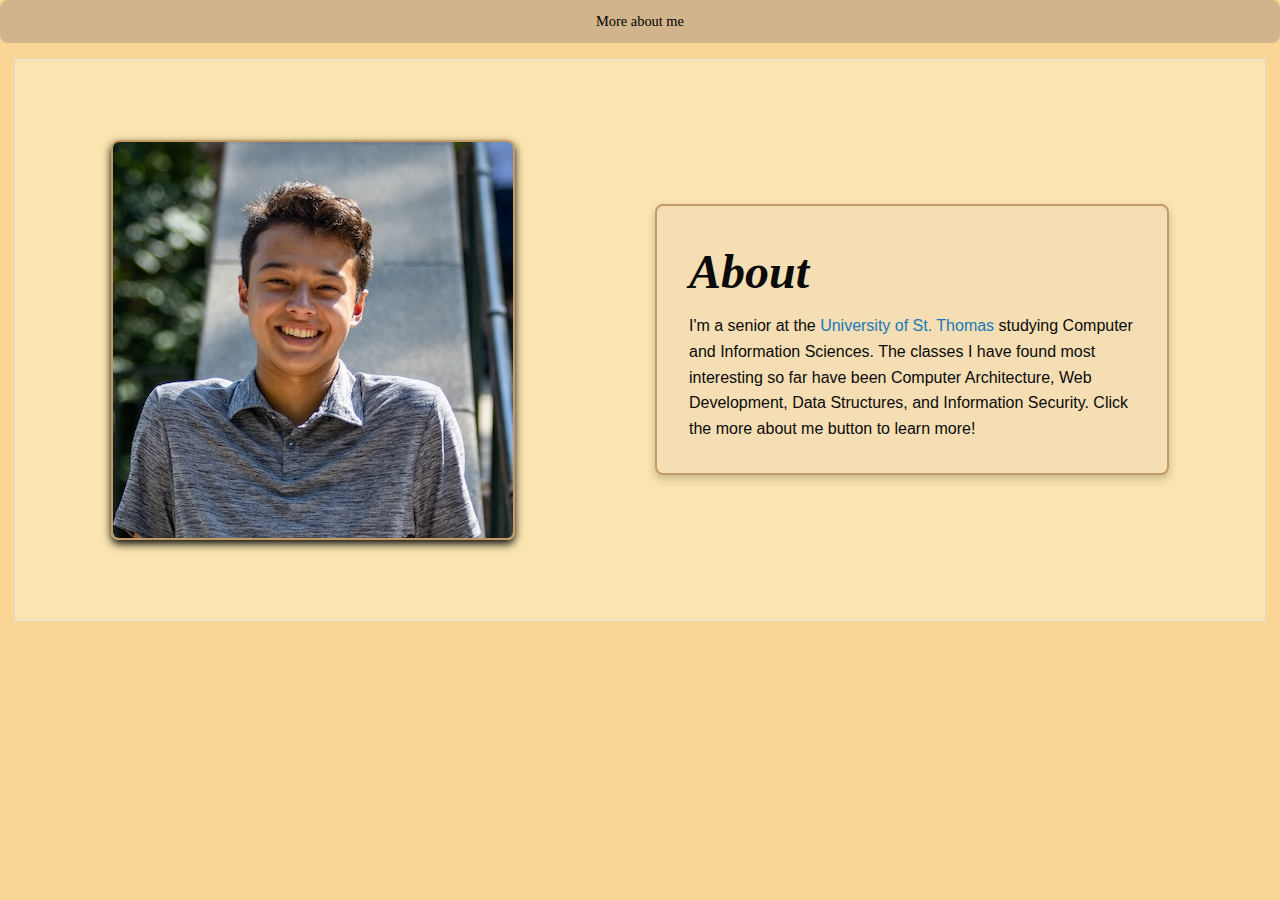
<file: index.html>
<!DOCTYPE html>
<html>
    <head>
	    <meta charset="utf-8">
	    <meta name="viewport" content="width=device-width, initial-scale=1.0">
	    <title>Dylan Goff: Home</title>
        <link rel="stylesheet" href="foundation.css">
        <link rel="stylesheet" href="style.css">
       
    </head>
    <body>
        <div class="off-canvas-wrapper">
            <div class="off-canvas position-left" id="offCanvas" data-off-canvas>
                <button class="close-button" aria-label="Close menu" type="button" data-close>
                    <span aria-hidden="true">&times;</span>
                </button>

                <ul class="vertical menu align-center">
                    <li><a href="projects.html" target="_self">Projects</a></li>
                    <li><a href="resume.html" target="_self">Resume</a></li>
                    <li><a href="fun.html" target="_self">Fun Stuff</a></li>
                </ul>
            </div>
            <div class="grid-x grid-padding-x align-middle align-center"> 
                <button type="button" id="menu-button" class="small-4 large-auto button" data-toggle="offCanvas">More about me</button>    
            </div>

            <div class="off-canvas-content" data-off-canvas-content>
                <div class="grid-container">
                    <div class="card box1" style="padding: 5rem;">
                        <div class="grid-x grid-padding-x align-middle align-center"> 
                            <div class="cell small-12 large-6">
                                <img src="headshot.jpeg" alt="Dylan" id="dylanheadshot"/>
                            </div>
                            <div class="cell small-12 large-6">
                                <div class="card margin-top-3 small-only box2 "style="padding: 2rem;">
                                    <h1>About</h1>
                                    <p>I'm a senior at the <a href="https://www.stthomas.edu" target="_blank">University of St. Thomas</a> studying Computer and Information Sciences. 
                                    The classes I have found most interesting so far have been Computer Architecture, 
                                    Web Development, Data Structures, and Information Security. Click the more about me button to learn more!</p>
                                </div>
                            </div>
                        </div>
                    </div>
                </div>

            </div>
        </div>
        <!-- include before closing <body> tag -->
        <script src="jquery.js"></script>
        <script src="what-input.js"></script>
        <script src="foundation.js"></script>
        <script type="application/javascript">
            $(document).foundation();
        </script>
        </body>
    </html>
</file>
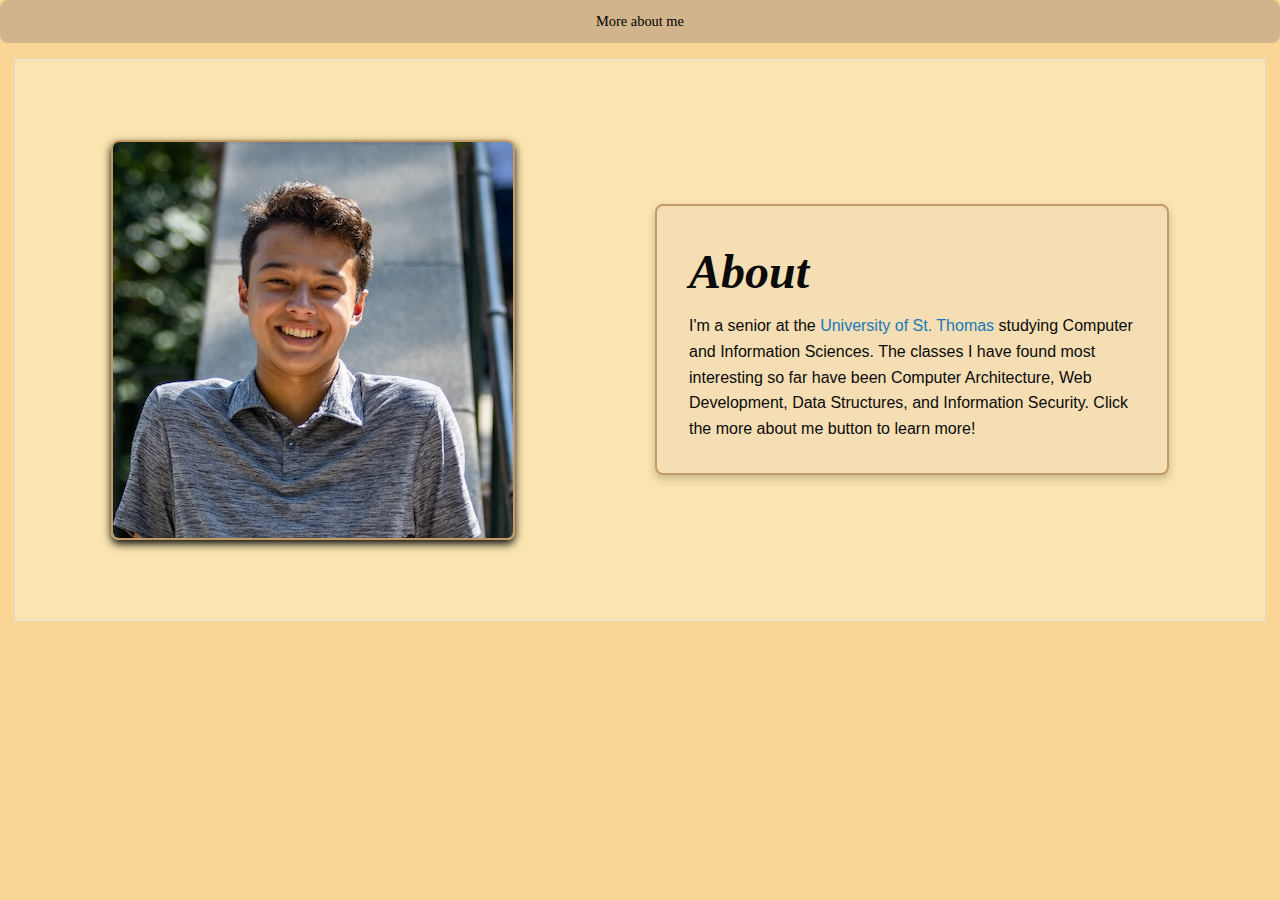
<file: html/index.html>
<!DOCTYPE html>
<html>
    <head>
	    <meta charset="utf-8">
	    <meta name="viewport" content="width=device-width, initial-scale=1.0">
	    <title>Dylan Goff: Home</title>
        <link rel="stylesheet" href="../css/foundation.css">
        <link rel="stylesheet" href="../css/style.css">
       
    </head>
    <body>
        <div class="off-canvas-wrapper">
            <div class="off-canvas position-left" id="offCanvas" data-off-canvas>
                <button class="close-button" aria-label="Close menu" type="button" data-close>
                    <span aria-hidden="true">&times;</span>
                </button>

                <ul class="vertical menu align-center">
                    <li><a href="projects.html" target="_self">Projects</a></li>
                    <li><a href="resume.html" target="_self">Resume</a></li>
                    <li><a href="fun.html" target="_self">Fun Stuff</a></li>
                </ul>
            </div>
            <div class="grid-x grid-padding-x align-middle align-center"> 
                <button type="button" id="menu-button" class="small-4 large-auto button" data-toggle="offCanvas">More about me</button>    
            </div>

            <div class="off-canvas-content" data-off-canvas-content>
                <div class="grid-container">
                    <div class="card box1" style="padding: 5rem;">
                        <div class="grid-x grid-padding-x align-middle align-center"> 
                            <div class="cell small-12 large-6">
                                <img src="../jpeg/headshot.jpeg" alt="Dylan" id="dylanheadshot"/>
                            </div>
                            <div class="cell small-12 large-6">
                                <div class="card margin-top-3 small-only box2 "style="padding: 2rem;">
                                    <h1>About</h1>
                                    <p>I'm a senior at the <a href="https://www.stthomas.edu" target="_blank">University of St. Thomas</a> studying Computer and Information Sciences. 
                                    The classes I have found most interesting so far have been Computer Architecture, 
                                    Web Development, Data Structures, and Information Security. Click the more about me button to learn more!</p>
                                </div>
                            </div>
                        </div>
                    </div>
                </div>

            </div>
        </div>
        <!-- include before closing <body> tag -->
        <script src="../js/vendor/jquery.js"></script>
        <script src="../js/vendor/what-input.js"></script>
        <script src="../js/vendor/foundation.js"></script>
        <script type="application/javascript">
            $(document).foundation();
        </script>
        </body>
    </html>
</file>
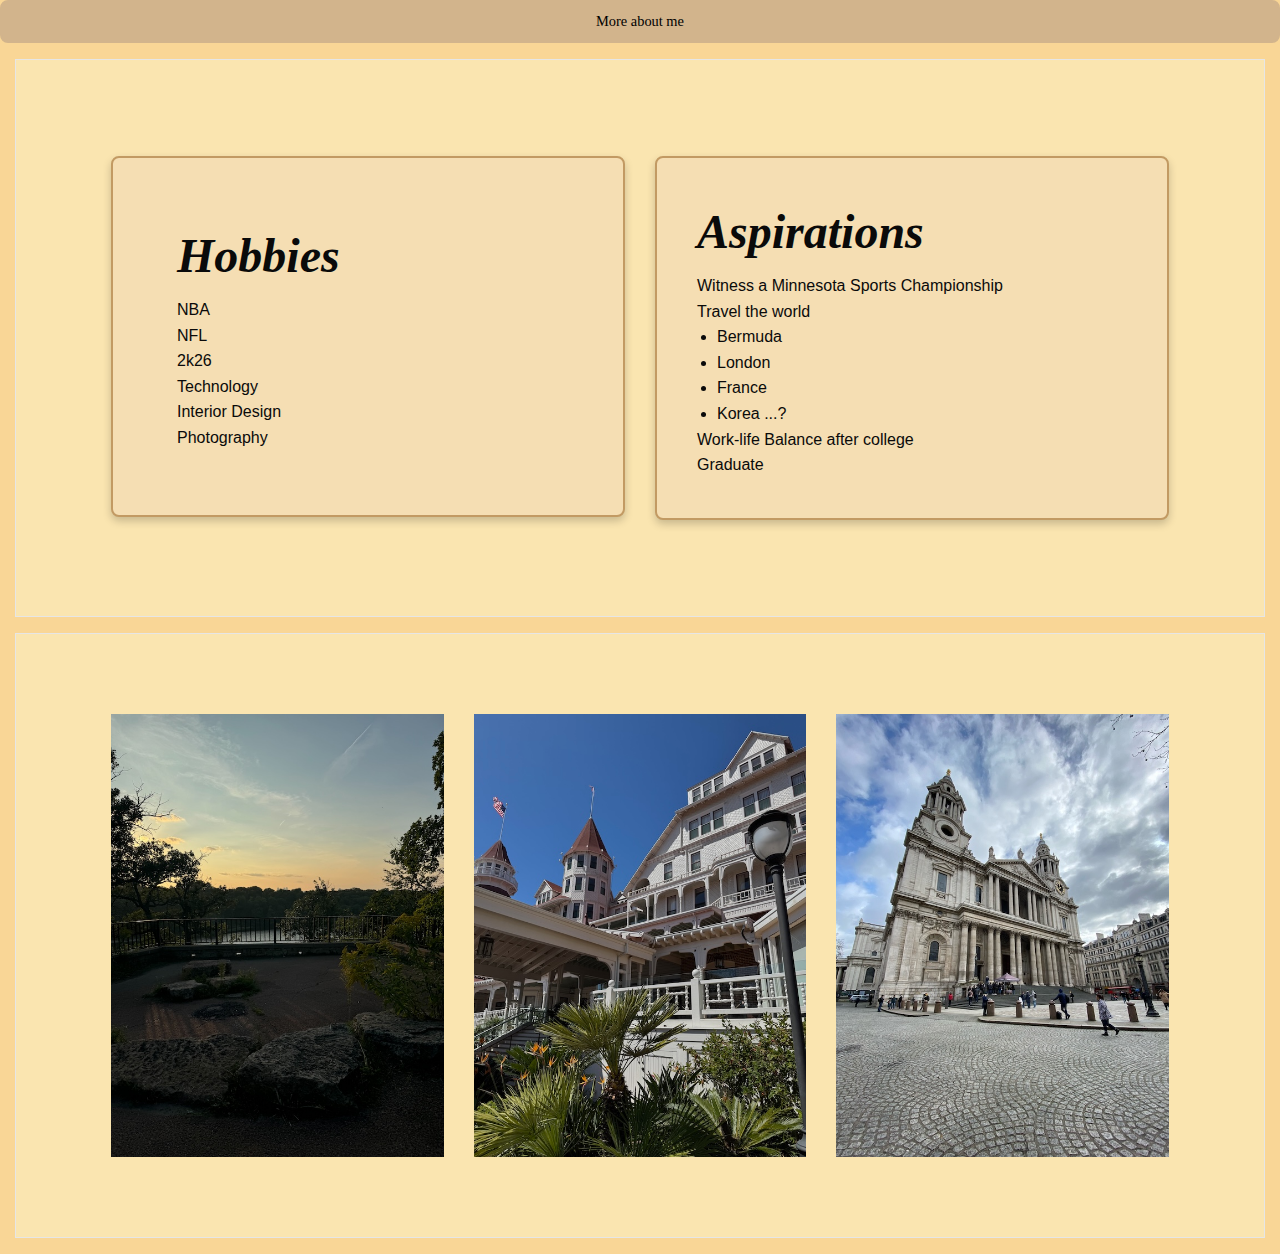
<file: fun.html>
<!DOCTYPE html>
<html>
    <head>
	    <meta charset="utf-8">
	    <meta name="viewport" content="width=device-width, initial-scale=1.0">
	    <title>Dylan Goff: Fun Stuff</title>
	<link rel="stylesheet" href="foundation.css">
    <link rel="stylesheet" href="style.css">    
    </head>
<body>
    <div class="off-canvas-wrapper">
        <div class="off-canvas position-left" id="offCanvas" data-off-canvas>
            <button class="close-button" aria-label="Close menu" type="button" data-close>
                <span aria-hidden="true">&times;</span>
            </button>

            <ul class="vertical menu align-center">
                <li><a href="index.html" target="_self">Home</a></li>
                <li><a href="projects.html" target="_self">Projects</a></li>
                <li><a href="resume.html" target="_self">Resume</a></li>
            </ul>
        </div>
        <div class="grid-x grid-padding-x align-middle align-center"> 
            <button type="button" id="menu-button" class="small-4 large-auto button" data-toggle="offCanvas">More about me</button>    
        </div>

        <div class="off-canvas-content"data-off-canvas-content>
            <div class="grid-container">
                <div class="card box1" style="padding:5rem;">
                    <div class="grid-x grid-padding-x">                    
                        <div class="cell small-12 large-6">
                            <div class="card box2" style="padding:4rem;">                          
                                    <h1>Hobbies</h1>
                                    <ul style="list-style-type:none;padding:0;margin:0">
                                        <li>NBA</li>
                                        <li>NFL</li>
                                        <li>2k26</li>
                                        <li>Technology</li>
                                        <li>Interior Design</li>
                                        <li>Photography</li>
                                    </ul>
                                </div>      
                            </div>
                            <div class="cell small-12 large-6">
                            <div class="card box2" style="padding:2.5rem;">
                                <h1>Aspirations</h1>
                                <ul style="list-style-type:none;padding:0;margin:0">
                                    <li>Witness a Minnesota Sports Championship</li>
                                    <li>Travel the world
                                        <ul>
                                            <li>Bermuda</li>
                                            <li>London</li>
                                            <li>France</li>
                                            <li>Korea ...?</li>
                                        </ul>
                                    </li>
                                        <li>Work-life Balance after college</li>
                                    <li>Graduate</li>
                                </ul>
                            </div>
                            </div>                          
                        </div>
                    </div>
                </div>
            </div>
            <div class="grid-container">
                <div class="card box1" style="padding:5rem;">
                    <div class="grid-x grid-padding-x">
                        <div class="cell small-12 large-4">
                            <img src="outside.jpg" alt = "Mississippi">
                        </div>
                        <div class="cell small-12 large-4">
                            <img src="sd.jpg" alt="San Diego Hotel">
                        </div>
                        <div class="cell small-12 large-4">
                            <img src="st-paul.jpeg" alt="St. Paul Cathedral">
                        </div>
                    </div>
                </div>
            </div>
        </div>
    <!-- include before closing <body> tag -->
    <script src="jquery.js"></script>
    <script src="what-input.js"></script>
    <script src="foundation.js"></script>
    <script type="application/javascript">
        $(document).foundation();
    </script>
</body>
</html>
</file>
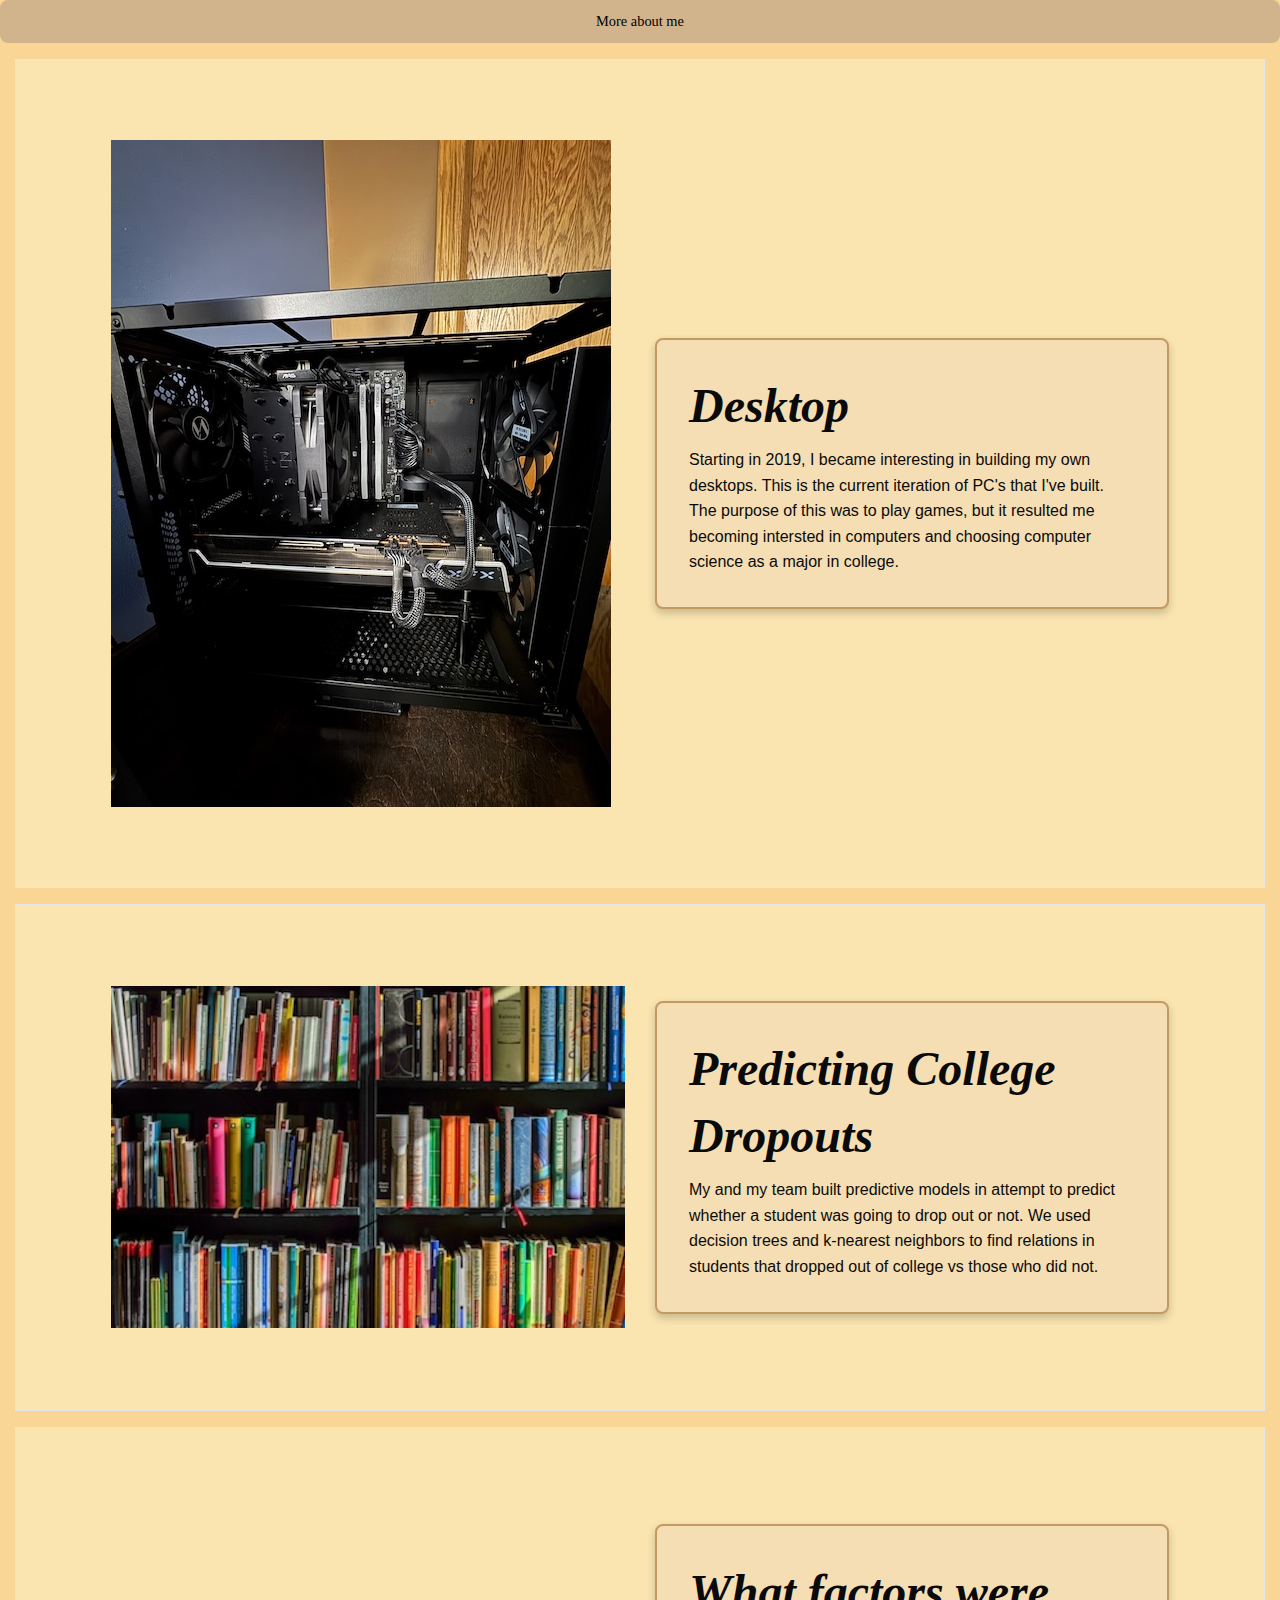
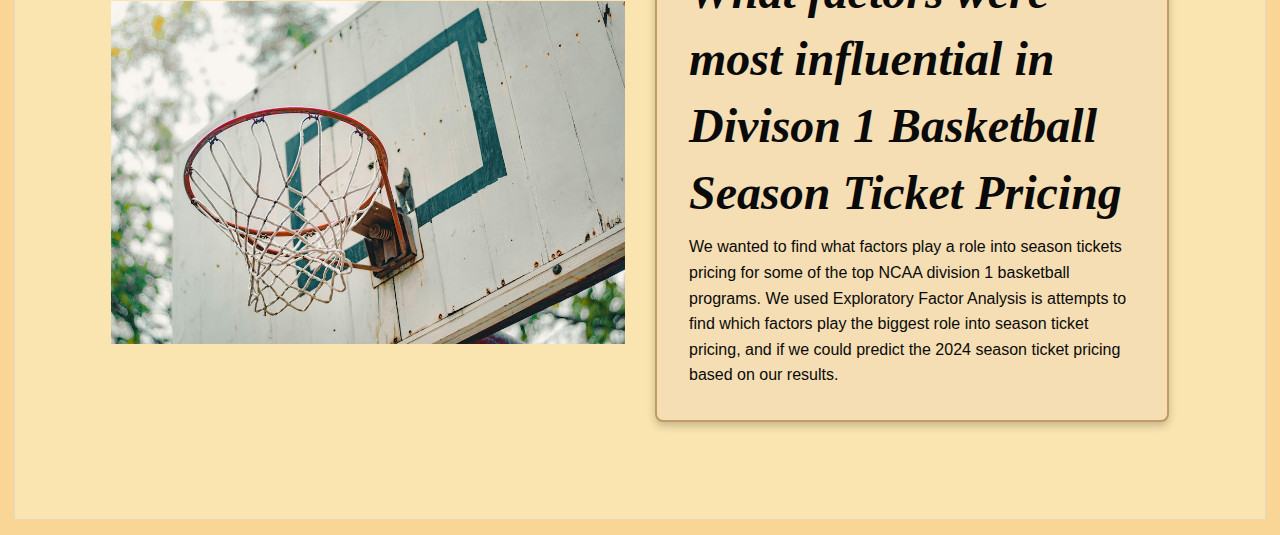
<file: projects.html>
<!DOCTYPE html>
<html>
    <head>
	    <meta charset="utf-8">
	    <meta name="viewport" content="width=device-width, initial-scale=1.0">
	    <title>Dylan Goff: Projects</title>
	    <link rel="stylesheet" href="foundation.css">
        <link rel="stylesheet" href="style.css">    
    </head>   
    <body>
        <div class="off-canvas-wrapper">
            <div class="off-canvas position-left" id="offCanvas" data-off-canvas>
                <button class="close-button" aria-label="Close menu" type="button" data-close>
                    <span aria-hidden="true">&times;</span>
                </button>

                <ul class="vertical menu align-center">
                    <li><a href="index.html" target="_self">Home</a></li>
                    <li><a href="resume.html" target="_self">Resume</a></li>
                    <li><a href="fun.html" target="_self">Fun Stuff</a></li>
                </ul>
            </div>
            <div class="grid-x grid-padding-x align-middle align-center"> 
                <button type="button" id="menu-button" class="small-4 large-auto button" data-toggle="offCanvas">More about me</button>    
            </div>


            <div class="off-canvas-content" data-off-canvas-content>
                <div class="grid-container">
                    <div class="card box1" style="padding:5rem;">
                        <div class="grid-x grid-padding-x align-middle align-center">                       
                            <div class="cell small-12 large-6">   
                                <img src="computer.jpg"alt="computer">  
                            </div>                           
                            <div class="cell small-12 large-6">
                                    <div class="card box2" style="padding:2rem;">
                                        <h1>Desktop</h1>
                                        <p>Starting in 2019, I became interesting in building my own desktops. This is the current iteration of PC's that I've built. 
                                        The purpose of this was to play games, but it resulted me becoming intersted in computers and choosing computer science as 
                                        a major in college.</p> 
                                    </div>
                                </div>
                            </div>
                        </div>
                    </div>
                </div>
                <div class="grid-container">
                    <div class="card box1" style="padding:5rem;">
                        <div class="grid-x grid-padding-x align-middle align-center">
                            <div class="cell small-12 large-6">
                                <img src="library.jpg" alt="library">
                            </div>
                            <div class="cell small-12 large-6">
                                <div class="card box2" style="padding:2rem;">
                                    <h1>Predicting College Dropouts</h1>
                                    <p>My and my team built predictive models in attempt to predict whether a student was going to drop out or not. 
                                     We used decision trees and k-nearest neighbors to find relations in students that dropped out of college vs those who did not.</p>
                                </div>
                            </div>
                        </div>
                    </div>
                </div>
                <div class="grid-container">
                    <div class="card box1" style="padding:5rem;">
                        <div class="grid-x grid-padding-x align-middle align-center">
                            <div class="cell small-12 large-6">
                                <img src="basketball.jpg" alt="season ticket pricing">
                            </div>
                            <div class="cell small-12 large-6">
                                <div class="card box2" style="padding:2rem;">
                                    <h1>What factors were most influential in Divison 1 Basketball Season Ticket Pricing</h1>
                                    <p>We wanted to find what factors play a role into season tickets pricing for some of the top NCAA division 1 basketball programs. 
                                    We used Exploratory Factor Analysis is attempts to find which factors play the biggest role into season ticket pricing, 
                                    and if we could predict the 2024 season ticket pricing based on our results.</p>
                                </div>
                            </div>
                        </div>
                    </div>
                </div>
            </div>

            
    
            </div>
        </div>
        
    <!-- include before closing <body> tag -->
    <script src="jquery.js"></script>
    <script src="what-input.js"></script>
    <script src="foundation.js"></script>
    <script type="application/javascript">
        $(document).foundation();
    </script>
</body>
</html>
</file>
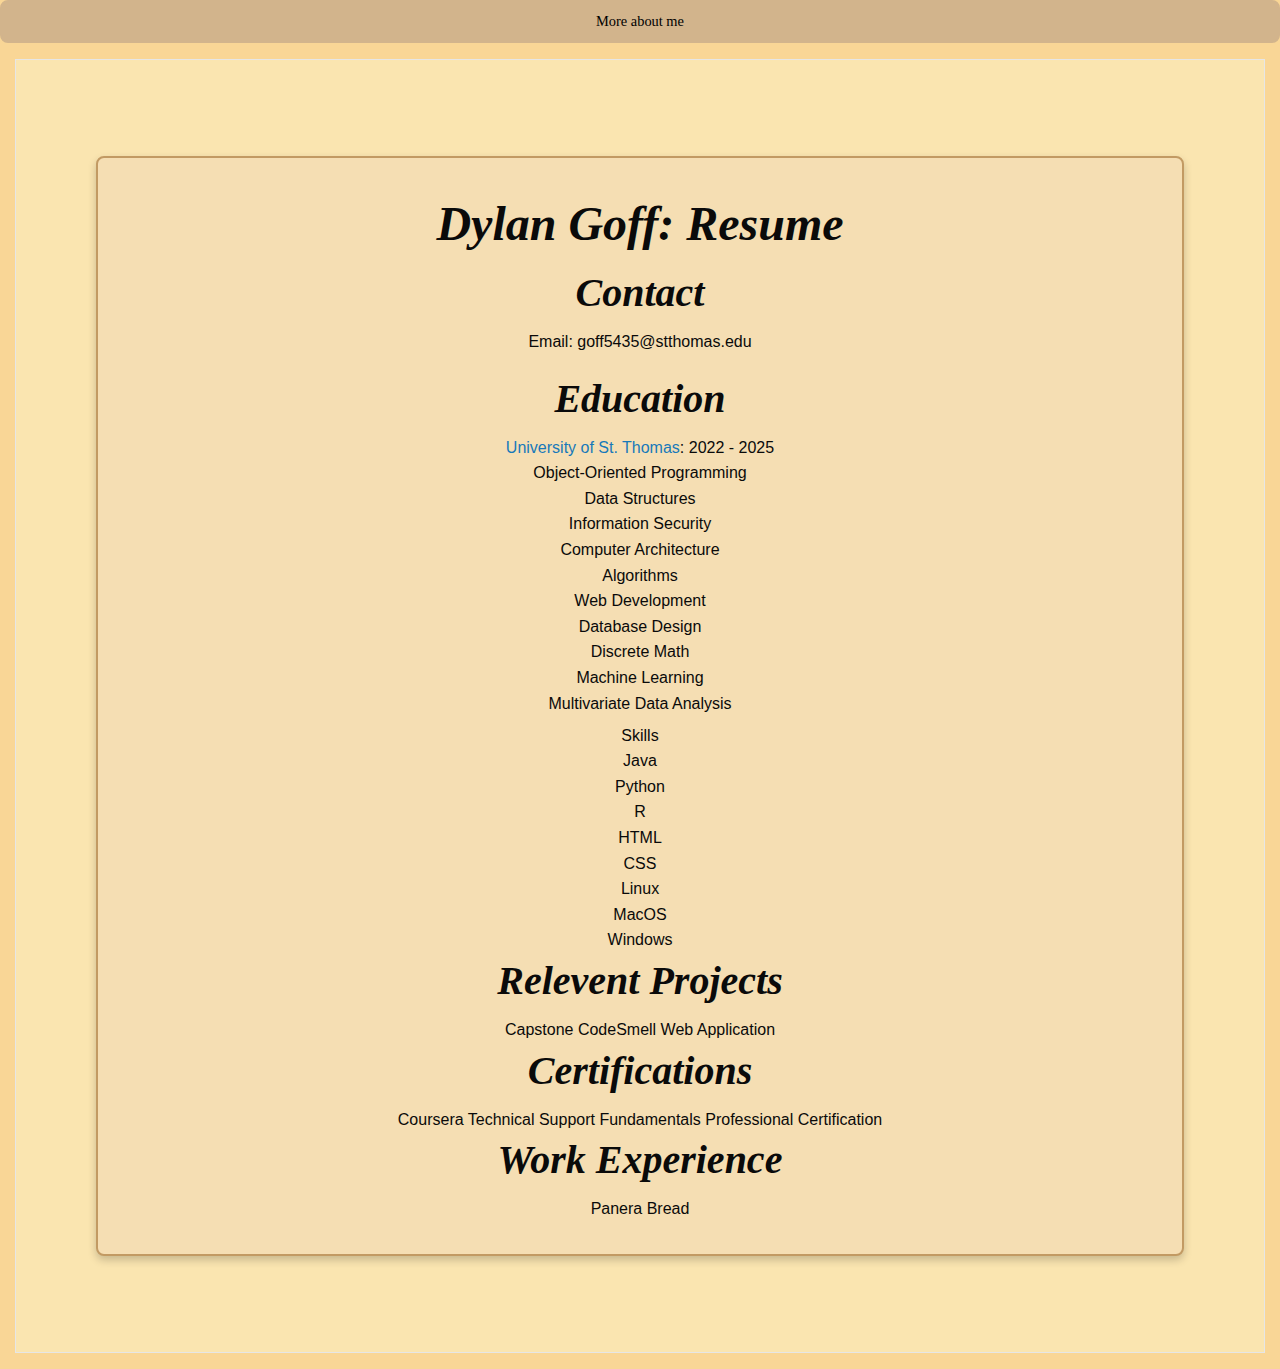
<file: resume.html>
<!DOCTYPE html>
<html>
    <head>
	    <meta charset="utf-8">
	    <meta name="viewport" content="width=device-width, initial-scale=1.0">
	    <title>Dylan Goff: Resume</title>
	<link rel="stylesheet" href="foundation.css">
    <link rel="stylesheet" href="style.css">    
    </head>
<body>
    <div class="off-canvas-wrapper">
        <div class="off-canvas position-left" id="offCanvas" data-off-canvas>
            <button class="close-button" aria-label="Close menu" type="button" data-close>
                <span aria-hidden="true">&times;</span>
            </button>

            <ul class="vertical menu align-center">
                <li><a href="index.html" target="_self">Home</a></li>
                <li><a href="projects.html" target="_self">Projects</a></li>
                <li><a href="fun.html" target="_self">Fun Stuff</a></li>
            </ul>
        </div>
        <div class="grid-x grid-padding-x align-middle align-center"> 
            <button type="button" id="menu-button" class="small-4 large-auto button" data-toggle="offCanvas">More about me</button>    
        </div>
        
        <div class="off-canvas-content" data-off-canvas-content>
            <div class="grid-container">
                <div class="card box1" style="padding:5rem; text-align: center;">
                    <div class="grid-x grid-padding-x align-center align-middle">
                        <div class="card box2" style="padding:2rem; text-align: center">
                            <div class="small-12 large-12">
                                <h1>Dylan Goff: Resume</h1>
                                <h2>Contact</h2>
                                <p>Email: goff5435@stthomas.edu</p>
                                <h2>Education</h2>
                                <ul style="list-style-type:none;padding:0;margin:0;">
                                    <li><a href="https://www.stthomas.edu/" target="_blank">University of St. Thomas</a>: 2022 - 2025</li>
                                    <li>Object-Oriented Programming</li>
                                    <li>Data Structures</li>
                                    <li>Information Security</li>
                                    <li>Computer Architecture</li>
                                    <li>Algorithms</li>
                                    <li>Web Development</li>
                                    <li>Database Design</li>
                                    <li>Discrete Math</li>
                                    <li>Machine Learning</li>
                                    <li>Multivariate Data Analysis</li>
                                    </ul>
                                <h2></h2>Skills</h2>
                                <ul style="list-style-type:none;padding:0;margin:0;">
                                    <li>Java</li>
                                    <li>Python</li>
                                    <li>R</li>
                                    <li>HTML</li>
                                    <li>CSS</li>
                                    <li>Linux</li>
                                    <li>MacOS</li>
                                    <li>Windows</li>
                                </ul>
                                <h2>Relevent Projects</h2>
                                <ul style="list-style-type:none;padding:0;margin:0;">
                                    <li>Capstone CodeSmell Web Application</li>
                                </ul>
                                <h2>Certifications</h2>
                                <ul style="list-style-type:none;padding:0;margin:0;">
                                    <li>Coursera Technical Support Fundamentals Professional Certification</li>
                                </ul>
                                <h2>Work Experience</h2>
                                <ul style="list-style-type:none;padding:0;margin:0;">
                                    <li>Panera Bread</li>
                                </ul>
                            </div>
                        </div>
                    </div>
                </div>
            </div>
        </div>

    </div>
    <!-- include before closing <body> tag -->
    <script src="jquery.js"></script>
    <script src="what-input.js"></script>
    <script src="foundation.js"></script>
    <script type="application/javascript">
        $(document).foundation();
    </script>
</body>
</html>
</file>
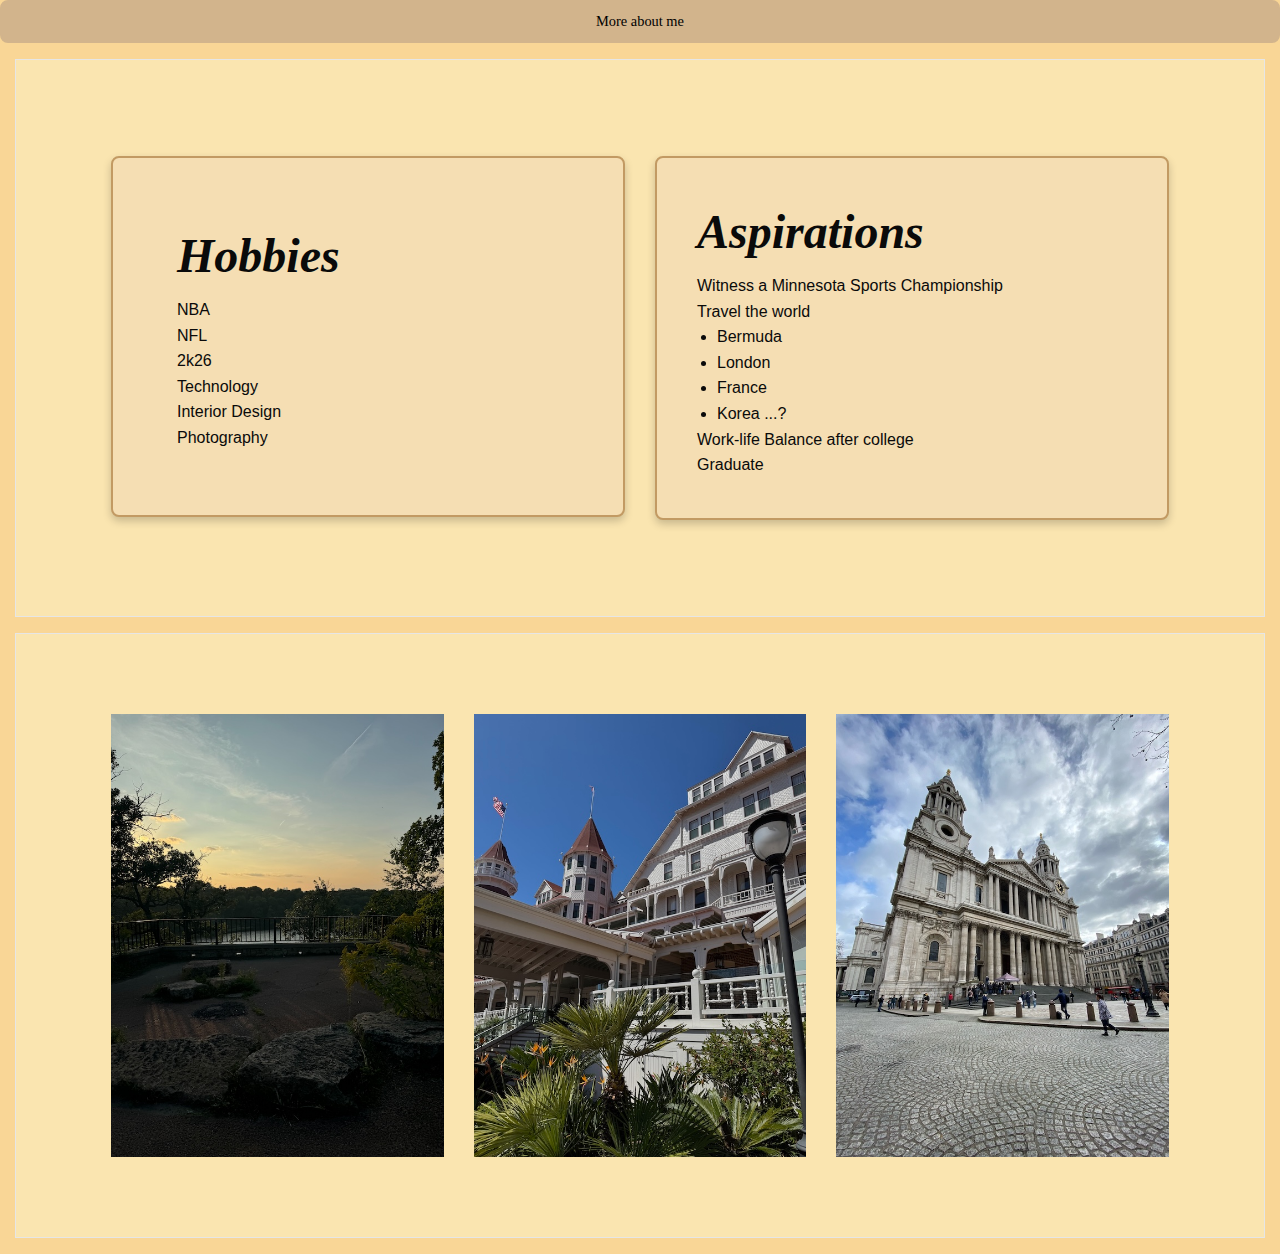
<file: html/fun.html>
<!DOCTYPE html>
<html>
    <head>
	    <meta charset="utf-8">
	    <meta name="viewport" content="width=device-width, initial-scale=1.0">
	    <title>Dylan Goff: Fun Stuff</title>
	<link rel="stylesheet" href="../css/foundation.css">
    <link rel="stylesheet" href="../css/style.css">    
    </head>
<body>
    <div class="off-canvas-wrapper">
        <div class="off-canvas position-left" id="offCanvas" data-off-canvas>
            <button class="close-button" aria-label="Close menu" type="button" data-close>
                <span aria-hidden="true">&times;</span>
            </button>

            <ul class="vertical menu align-center">
                <li><a href="index.html" target="_self">Home</a></li>
                <li><a href="projects.html" target="_self">Projects</a></li>
                <li><a href="resume.html" target="_self">Resume</a></li>
            </ul>
        </div>
        <div class="grid-x grid-padding-x align-middle align-center"> 
            <button type="button" id="menu-button" class="small-4 large-auto button" data-toggle="offCanvas">More about me</button>    
        </div>

        <div class="off-canvas-content"data-off-canvas-content>
            <div class="grid-container">
                <div class="card box1" style="padding:5rem;">
                    <div class="grid-x grid-padding-x">                    
                        <div class="cell small-12 large-6">
                            <div class="card box2" style="padding:4rem;">                          
                                    <h1>Hobbies</h1>
                                    <ul style="list-style-type:none;padding:0;margin:0">
                                        <li>NBA</li>
                                        <li>NFL</li>
                                        <li>2k26</li>
                                        <li>Technology</li>
                                        <li>Interior Design</li>
                                        <li>Photography</li>
                                    </ul>
                                </div>      
                            </div>
                            <div class="cell small-12 large-6">
                            <div class="card box2" style="padding:2.5rem;">
                                <h1>Aspirations</h1>
                                <ul style="list-style-type:none;padding:0;margin:0">
                                    <li>Witness a Minnesota Sports Championship</li>
                                    <li>Travel the world
                                        <ul>
                                            <li>Bermuda</li>
                                            <li>London</li>
                                            <li>France</li>
                                            <li>Korea ...?</li>
                                        </ul>
                                    </li>
                                        <li>Work-life Balance after college</li>
                                    <li>Graduate</li>
                                </ul>
                            </div>
                            </div>                          
                        </div>
                    </div>
                </div>
            </div>
            <div class="grid-container">
                <div class="card box1" style="padding:5rem;">
                    <div class="grid-x grid-padding-x">
                        <div class="cell small-12 large-4">
                            <img src="../jpeg/outside.jpg" alt = "Mississippi">
                        </div>
                        <div class="cell small-12 large-4">
                            <img src="../jpeg/sd.jpg" alt="San Diego Hotel">
                        </div>
                        <div class="cell small-12 large-4">
                            <img src="../jpeg/st-paul.jpeg" alt="St. Paul Cathedral">
                        </div>
                    </div>
                </div>
            </div>
        </div>
    <!-- include before closing <body> tag -->
    <script src="../js/vendor/jquery.js"></script>
    <script src="../js/vendor/what-input.js"></script>
    <script src="../js/vendor/foundation.js"></script>
    <script type="application/javascript">
        $(document).foundation();
    </script>
</body>
</html>
</file>
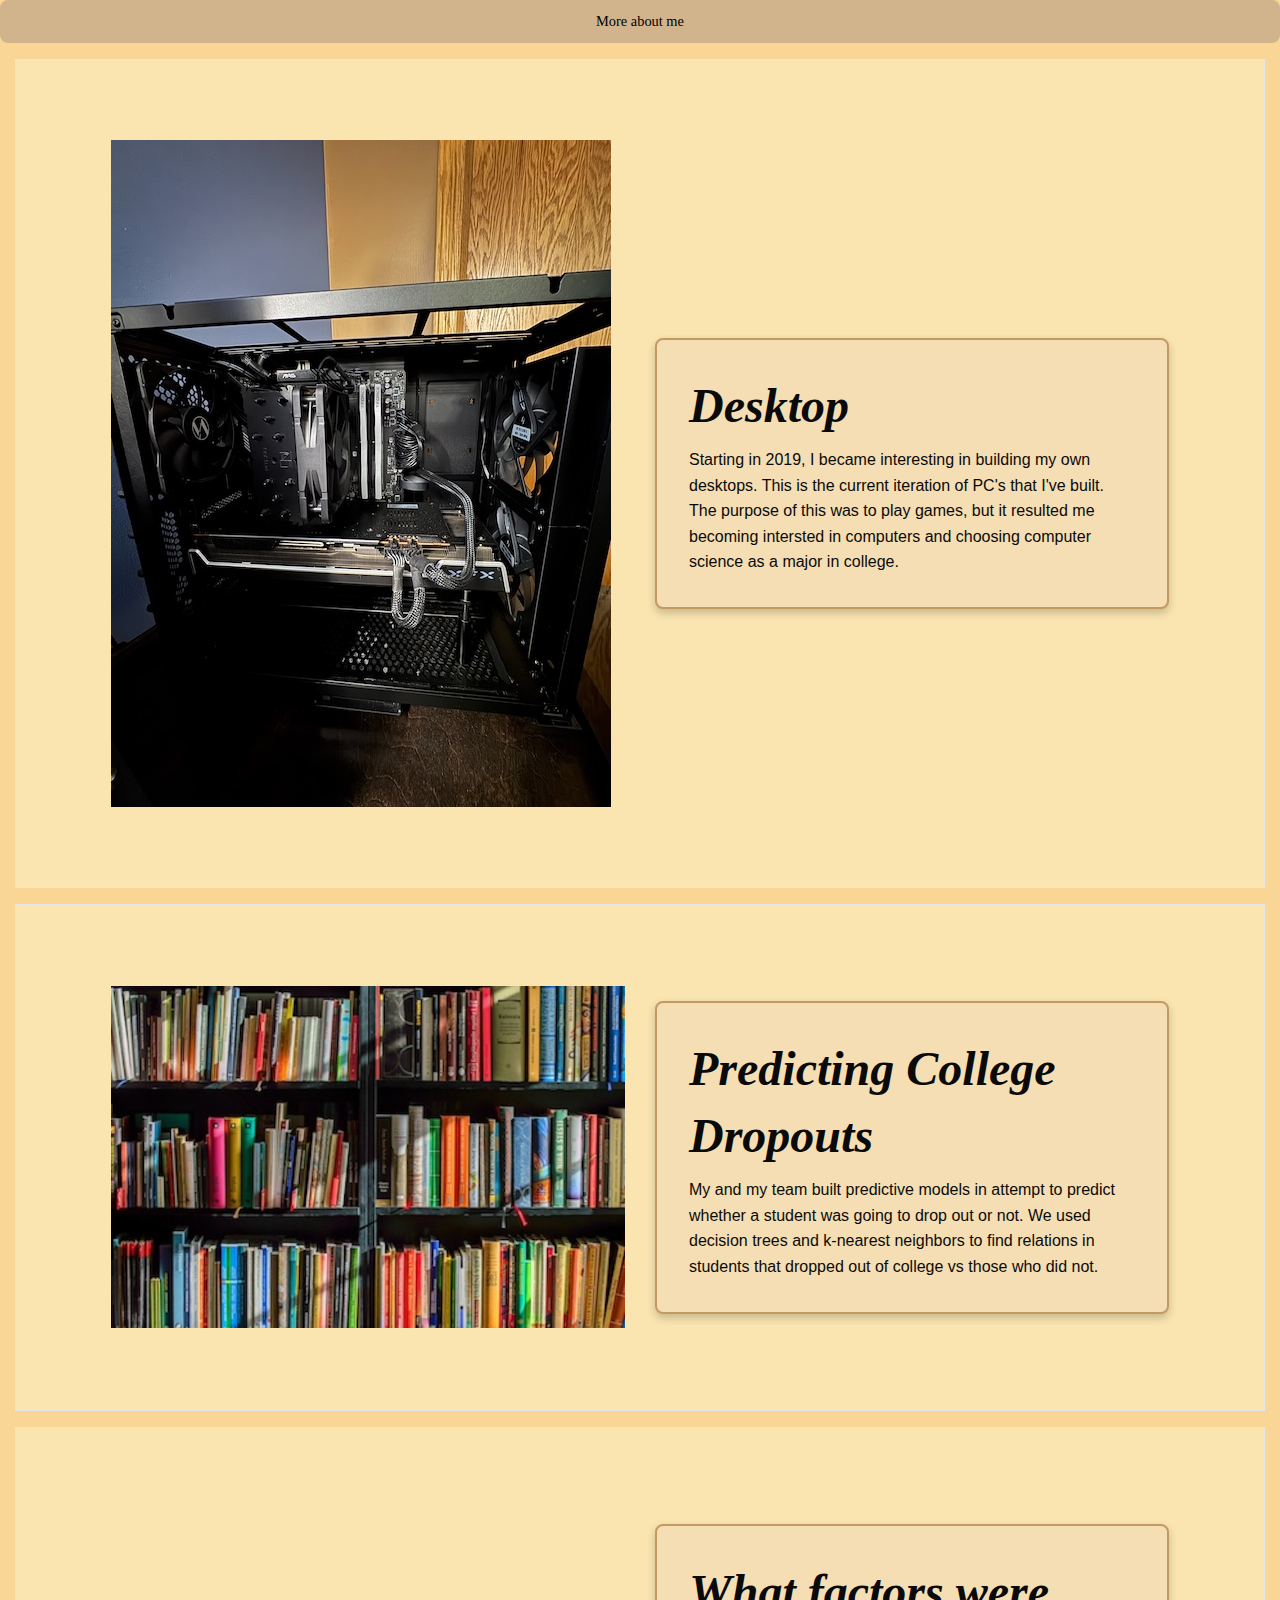
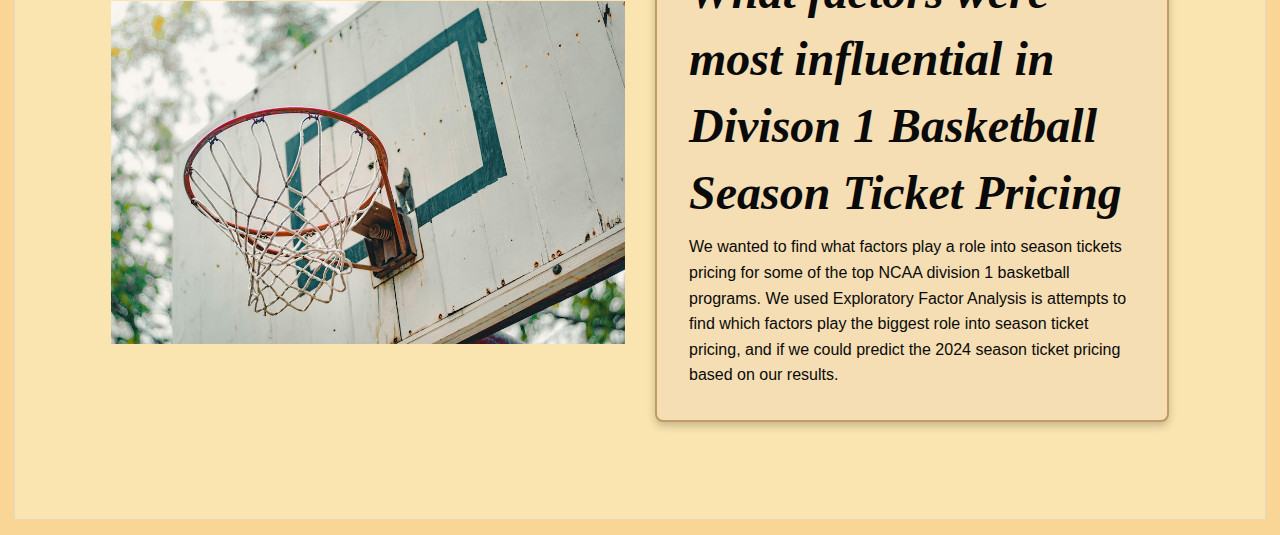
<file: html/projects.html>
<!DOCTYPE html>
<html>
    <head>
	    <meta charset="utf-8">
	    <meta name="viewport" content="width=device-width, initial-scale=1.0">
	    <title>Dylan Goff: Projects</title>
	    <link rel="stylesheet" href="../css/foundation.css">
        <link rel="stylesheet" href="../css/style.css">    
    </head>   
    <body>
        <div class="off-canvas-wrapper">
            <div class="off-canvas position-left" id="offCanvas" data-off-canvas>
                <button class="close-button" aria-label="Close menu" type="button" data-close>
                    <span aria-hidden="true">&times;</span>
                </button>

                <ul class="vertical menu align-center">
                    <li><a href="index.html" target="_self">Home</a></li>
                    <li><a href="resume.html" target="_self">Resume</a></li>
                    <li><a href="fun.html" target="_self">Fun Stuff</a></li>
                </ul>
            </div>
            <div class="grid-x grid-padding-x align-middle align-center"> 
                <button type="button" id="menu-button" class="small-4 large-auto button" data-toggle="offCanvas">More about me</button>    
            </div>


            <div class="off-canvas-content" data-off-canvas-content>
                <div class="grid-container">
                    <div class="card box1" style="padding:5rem;">
                        <div class="grid-x grid-padding-x align-middle align-center">                       
                            <div class="cell small-12 large-6">   
                                <img src="../jpeg/computer.jpg"alt="computer">  
                            </div>                           
                            <div class="cell small-12 large-6">
                                    <div class="card box2" style="padding:2rem;">
                                        <h1>Desktop</h1>
                                        <p>Starting in 2019, I became interesting in building my own desktops. This is the current iteration of PC's that I've built. 
                                        The purpose of this was to play games, but it resulted me becoming intersted in computers and choosing computer science as 
                                        a major in college.</p> 
                                    </div>
                                </div>
                            </div>
                        </div>
                    </div>
                </div>
                <div class="grid-container">
                    <div class="card box1" style="padding:5rem;">
                        <div class="grid-x grid-padding-x align-middle align-center">
                            <div class="cell small-12 large-6">
                                <img src="../jpeg/library.jpg" alt="library">
                            </div>
                            <div class="cell small-12 large-6">
                                <div class="card box2" style="padding:2rem;">
                                    <h1>Predicting College Dropouts</h1>
                                    <p>My and my team built predictive models in attempt to predict whether a student was going to drop out or not. 
                                     We used decision trees and k-nearest neighbors to find relations in students that dropped out of college vs those who did not.</p>
                                </div>
                            </div>
                        </div>
                    </div>
                </div>
                <div class="grid-container">
                    <div class="card box1" style="padding:5rem;">
                        <div class="grid-x grid-padding-x align-middle align-center">
                            <div class="cell small-12 large-6">
                                <img src="../jpeg/basketball.jpg" alt="season ticket pricing">
                            </div>
                            <div class="cell small-12 large-6">
                                <div class="card box2" style="padding:2rem;">
                                    <h1>What factors were most influential in Divison 1 Basketball Season Ticket Pricing</h1>
                                    <p>We wanted to find what factors play a role into season tickets pricing for some of the top NCAA division 1 basketball programs. 
                                    We used Exploratory Factor Analysis is attempts to find which factors play the biggest role into season ticket pricing, 
                                    and if we could predict the 2024 season ticket pricing based on our results.</p>
                                </div>
                            </div>
                        </div>
                    </div>
                </div>
            </div>

            
    
            </div>
        </div>
        
    <!-- include before closing <body> tag -->
    <script src="../js/vendor/jquery.js"></script>
    <script src="../js/vendor/what-input.js"></script>
    <script src="../js/vendor/foundation.js"></script>
    <script type="application/javascript">
        $(document).foundation();
    </script>
</body>
</html>
</file>
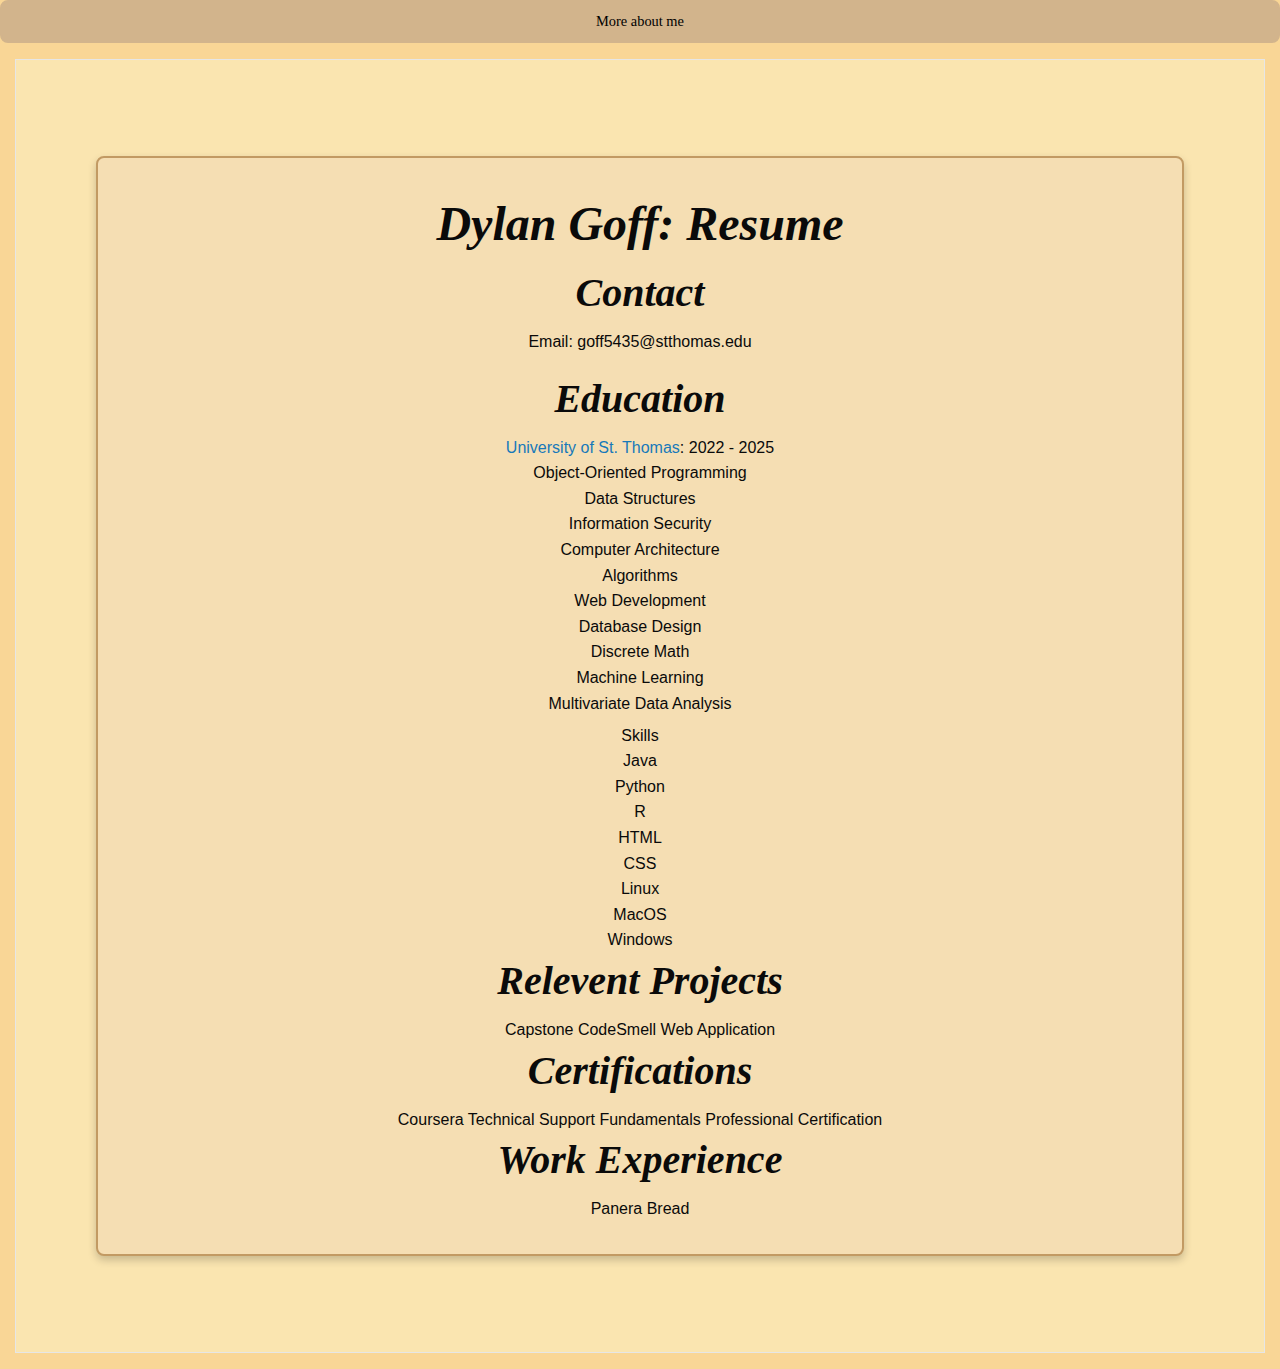
<file: html/resume.html>
<!DOCTYPE html>
<html>
    <head>
	    <meta charset="utf-8">
	    <meta name="viewport" content="width=device-width, initial-scale=1.0">
	    <title>Dylan Goff: Resume</title>
	<link rel="stylesheet" href="../css/foundation.css">
    <link rel="stylesheet" href="../css/style.css">    
    </head>
<body>
    <div class="off-canvas-wrapper">
        <div class="off-canvas position-left" id="offCanvas" data-off-canvas>
            <button class="close-button" aria-label="Close menu" type="button" data-close>
                <span aria-hidden="true">&times;</span>
            </button>

            <ul class="vertical menu align-center">
                <li><a href="index.html" target="_self">Home</a></li>
                <li><a href="projects.html" target="_self">Projects</a></li>
                <li><a href="fun.html" target="_self">Fun Stuff</a></li>
            </ul>
        </div>
        <div class="grid-x grid-padding-x align-middle align-center"> 
            <button type="button" id="menu-button" class="small-4 large-auto button" data-toggle="offCanvas">More about me</button>    
        </div>
        
        <div class="off-canvas-content" data-off-canvas-content>
            <div class="grid-container">
                <div class="card box1" style="padding:5rem; text-align: center;">
                    <div class="grid-x grid-padding-x align-center align-middle">
                        <div class="card box2" style="padding:2rem; text-align: center">
                            <div class="small-12 large-12">
                                <h1>Dylan Goff: Resume</h1>
                                <h2>Contact</h2>
                                <p>Email: goff5435@stthomas.edu</p>
                                <h2>Education</h2>
                                <ul style="list-style-type:none;padding:0;margin:0;">
                                    <li><a href="https://www.stthomas.edu/" target="_blank">University of St. Thomas</a>: 2022 - 2025</li>
                                    <li>Object-Oriented Programming</li>
                                    <li>Data Structures</li>
                                    <li>Information Security</li>
                                    <li>Computer Architecture</li>
                                    <li>Algorithms</li>
                                    <li>Web Development</li>
                                    <li>Database Design</li>
                                    <li>Discrete Math</li>
                                    <li>Machine Learning</li>
                                    <li>Multivariate Data Analysis</li>
                                    </ul>
                                <h2></h2>Skills</h2>
                                <ul style="list-style-type:none;padding:0;margin:0;">
                                    <li>Java</li>
                                    <li>Python</li>
                                    <li>R</li>
                                    <li>HTML</li>
                                    <li>CSS</li>
                                    <li>Linux</li>
                                    <li>MacOS</li>
                                    <li>Windows</li>
                                </ul>
                                <h2>Relevent Projects</h2>
                                <ul style="list-style-type:none;padding:0;margin:0;">
                                    <li>Capstone CodeSmell Web Application</li>
                                </ul>
                                <h2>Certifications</h2>
                                <ul style="list-style-type:none;padding:0;margin:0;">
                                    <li>Coursera Technical Support Fundamentals Professional Certification</li>
                                </ul>
                                <h2>Work Experience</h2>
                                <ul style="list-style-type:none;padding:0;margin:0;">
                                    <li>Panera Bread</li>
                                </ul>
                            </div>
                        </div>
                    </div>
                </div>
            </div>
        </div>

    </div>
    <!-- include before closing <body> tag -->
    <script src="../js/vendor/jquery.js"></script>
    <script src="../js/vendor/what-input.js"></script>
    <script src="../js/vendor/foundation.js"></script>
    <script type="application/javascript">
        $(document).foundation();
    </script>
</body>
</html>
</file>
<file: style.css>
body{
  background-color: #f9d696;
}
.grid-container{
  border: 2px;
  max-width: 1500px;
  margin: 0 auto;
}
#menu-button{
  font-family:Georgia, 'Times New Roman', Times, serif;
  background-color: tan; 
  color:black;
  border: 2px solid tan;
  border-radius: 8px;
}
.off-canvas{
  background-color: #333;
  color: black;
  text-align: center;
}
.box1{
  padding: 5rem;
  background-color: #fae5b0;
}
.box2{
  margin-top: 1rem;
  background-color: #f5deb3;
  border: 2px solid #c29a63;
  border-radius: 8px;
  box-shadow: 0 4px 8px rgba(0,0,0,0.2);
}

.off-canvas .menu a{
  color: white;
}
.off-canvas .menu a:hover{
  background-color: #555;
}
h1, h2{
  font-family:'Times New Roman', Times, serif;
  font-style: italic;
  font-weight: bolder;
}
p{
  font-family: Verdana, Geneva, Tahoma, sans-serif
}

#dylanheadshot{
  max-width: 100%;
  height: auto;
  border: 2px solid #c29a63;
  border-radius: 8px;
  box-shadow: 0 4px 8px;
}
</file>
<file: css/style.css>
body{
  background-color: #f9d696;
}
.grid-container{
  border: 2px;
  max-width: 1500px;
  margin: 0 auto;
}
#menu-button{
  font-family:Georgia, 'Times New Roman', Times, serif;
  background-color: tan; 
  color:black;
  border: 2px solid tan;
  border-radius: 8px;
}
.off-canvas{
  background-color: #333;
  color: black;
  text-align: center;
}
.box1{
  padding: 5rem;
  background-color: #fae5b0;
}
.box2{
  margin-top: 1rem;
  background-color: #f5deb3;
  border: 2px solid #c29a63;
  border-radius: 8px;
  box-shadow: 0 4px 8px rgba(0,0,0,0.2);
}

.off-canvas .menu a{
  color: white;
}
.off-canvas .menu a:hover{
  background-color: #555;
}
h1, h2{
  font-family:'Times New Roman', Times, serif;
  font-style: italic;
  font-weight: bolder;
}
p{
  font-family: Verdana, Geneva, Tahoma, sans-serif
}

#dylanheadshot{
  max-width: 100%;
  height: auto;
  border: 2px solid #c29a63;
  border-radius: 8px;
  box-shadow: 0 4px 8px;
}
</file>
